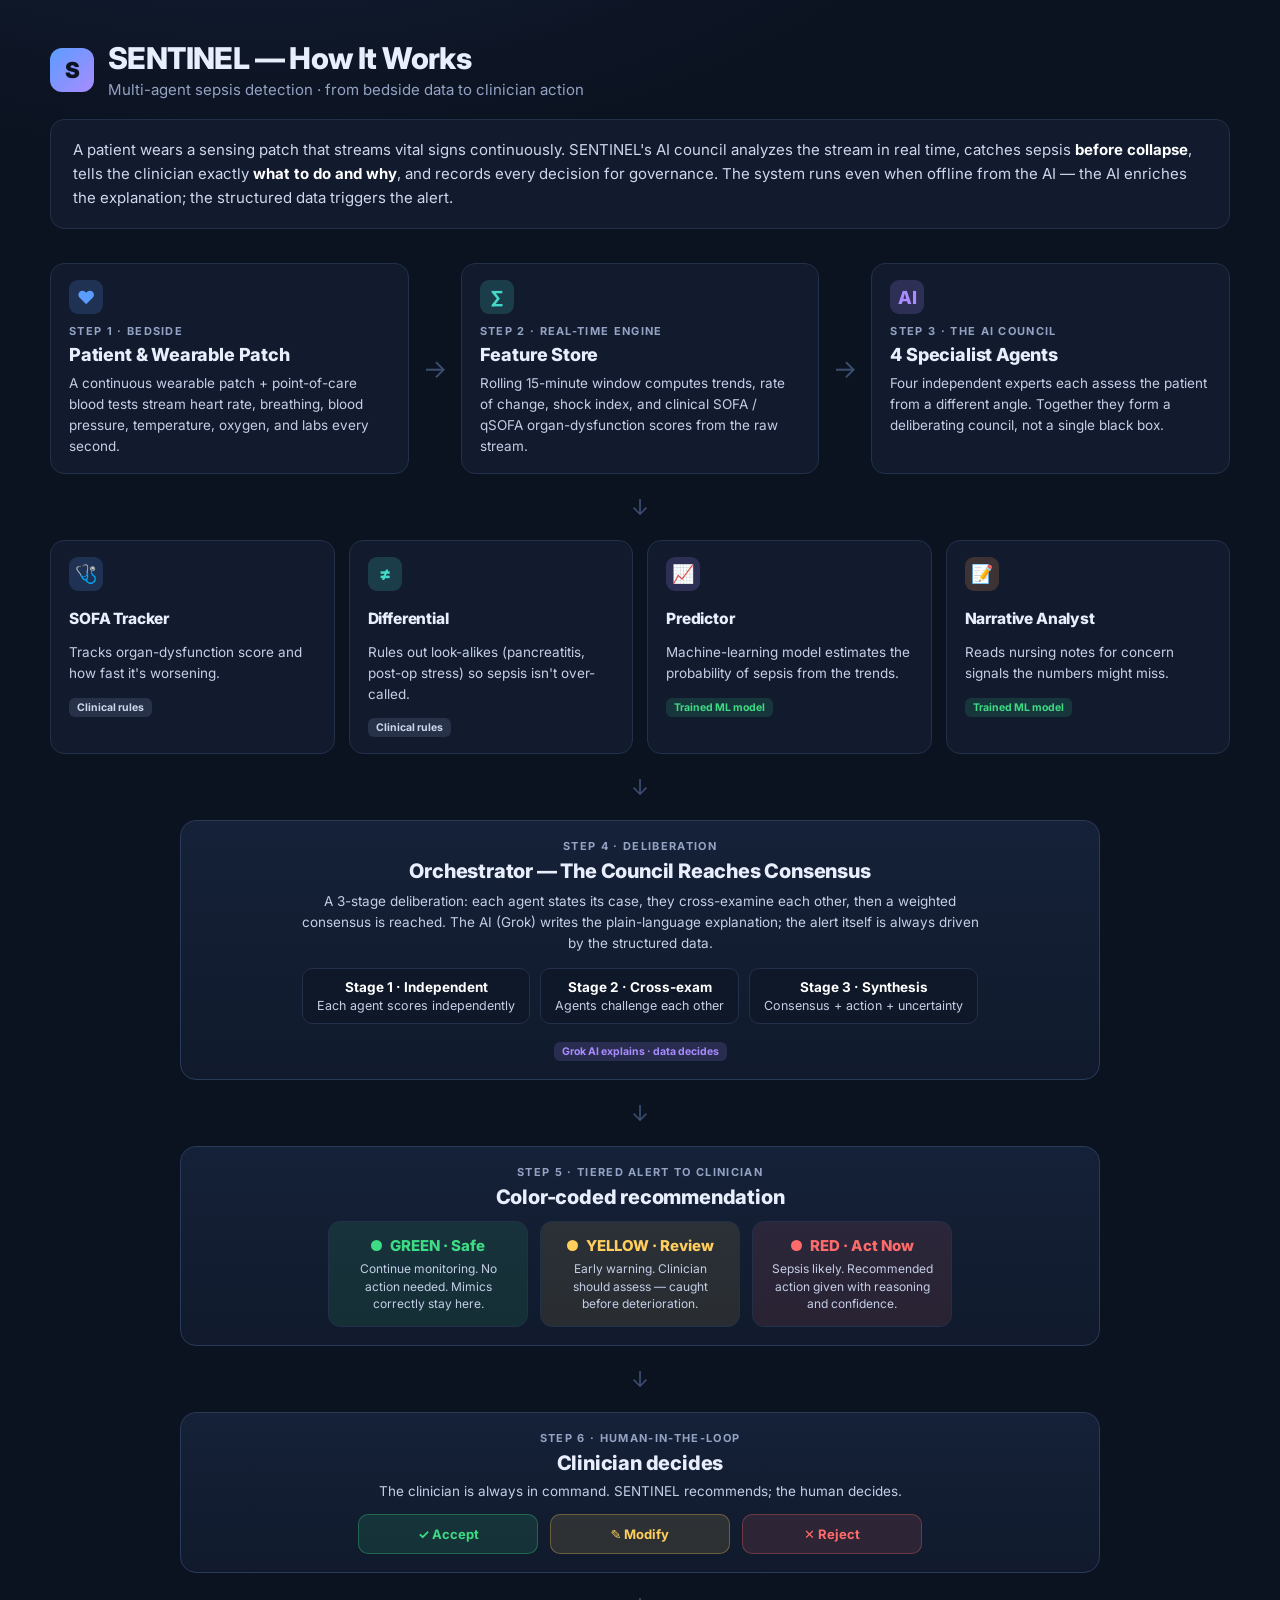
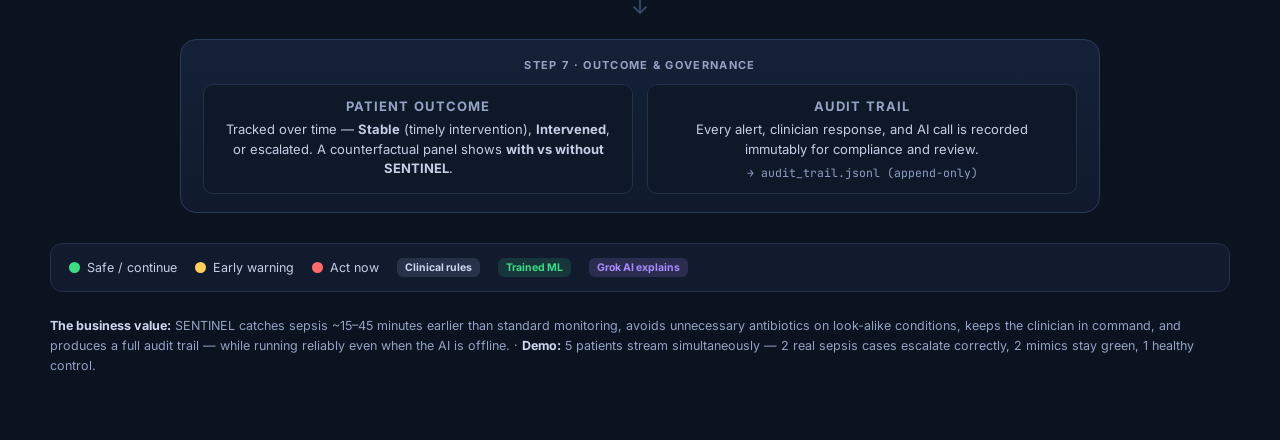
<file: static/workflow.html>
<!DOCTYPE html>
<html lang="en">
<head>
<meta charset="UTF-8" />
<meta name="viewport" content="width=device-width, initial-scale=1.0" />
<title>SENTINEL — How It Works</title>
<link rel="preconnect" href="https://fonts.googleapis.com" />
<link href="https://fonts.googleapis.com/css2?family=Inter:wght@400;500;600;700;800;900&family=JetBrains+Mono:wght@400;500&display=swap" rel="stylesheet" />
<style>
  :root{
    --bg:#0b1220; --panel:#121b2e; --panel-2:#0f1828; --ink:#e8eefc; --muted:#94a3c4;
    --line:#233049; --accent:#5b9dff; --teal:#43d8c8; --purple:#a98bff; --orange:#ff9d4d;
    --green:#3ddc84; --yellow:#ffce5c; --red:#ff6b6b;
  }
  *{box-sizing:border-box;margin:0;padding:0}
  body{
    font-family:'Inter',system-ui,sans-serif;background:radial-gradient(1200px 600px at 20% -10%,#16223a 0%,var(--bg) 60%);
    color:var(--ink);min-height:100vh;padding:40px 24px 64px;-webkit-font-smoothing:antialiased;
  }
  .wrap{max-width:1180px;margin:0 auto}
  header{margin-bottom:34px}
  .brand{display:flex;align-items:center;gap:14px;margin-bottom:6px}
  .logo{width:44px;height:44px;border-radius:12px;background:linear-gradient(135deg,#5b9dff,#a98bff);
    display:grid;place-items:center;font-weight:900;font-size:22px;color:#0b1220}
  h1{font-size:30px;font-weight:800;letter-spacing:-.02em}
  .sub{color:var(--muted);font-size:15px;margin-top:4px}
  .lede{background:var(--panel);border:1px solid var(--line);border-radius:14px;padding:18px 22px;
    margin-top:20px;color:#cdd7ee;font-size:15px;line-height:1.6}
  .lede b{color:#fff}

  /* flow */
  .flow{display:flex;flex-direction:column;gap:18px;margin-top:30px}
  .row{display:grid;gap:14px}
  .row.r1{grid-template-columns:1fr auto 1fr auto 1fr;align-items:stretch}
  .row.r2{grid-template-columns:1fr;justify-items:center}
  .row.r3{grid-template-columns:repeat(4,1fr)}
  .row.r4{grid-template-columns:1fr}
  .row.r5{grid-template-columns:repeat(3,1fr)}

  .node{background:var(--panel);border:1px solid var(--line);border-radius:14px;padding:16px 18px;
    position:relative;transition:transform .15s, border-color .15s}
  .node:hover{transform:translateY(-2px);border-color:#34507e}
  .nlabel{font-size:11px;font-weight:700;letter-spacing:.12em;text-transform:uppercase;color:var(--muted)}
  .ntitle{font-size:18px;font-weight:800;margin-top:6px;letter-spacing:-.01em}
  .ntext{font-size:13.5px;color:#c4cee6;margin-top:8px;line-height:1.55}
  .icon{width:34px;height:34px;border-radius:9px;display:grid;place-items:center;margin-bottom:10px;
    font-size:18px;font-weight:800}
  .i-blue{background:rgba(91,157,255,.18);color:var(--accent)}
  .i-teal{background:rgba(67,216,200,.18);color:var(--teal)}
  .i-purple{background:rgba(169,139,255,.18);color:var(--purple)}
  .i-orange{background:rgba(255,157,77,.18);color:var(--orange)}

  .arrow{display:grid;place-items:center;color:#3b4d6e;font-size:26px;align-self:center}
  .arrow.down{font-size:22px;padding:2px 0}

  /* agents row */
  .agent{display:flex;flex-direction:column;gap:6px}
  .agent .icon{margin-bottom:6px}
  .tag{display:inline-block;font-size:10.5px;font-weight:700;padding:3px 8px;border-radius:6px;
    background:rgba(255,255,255,.06);color:#aebbdd;align-self:flex-start;margin-top:8px}
  .tag.ml{background:rgba(61,220,132,.14);color:var(--green)}
  .tag.rule{background:rgba(148,163,196,.16);color:#cdd7ee}
  .tag.llm{background:rgba(169,139,255,.16);color:var(--purple)}

  /* orchestrator */
  .orch{background:linear-gradient(180deg,#152138,#101a2c);border:1px solid #2a3a59;border-radius:16px;
    padding:18px 22px;text-align:center}
  .stages{display:flex;gap:10px;justify-content:center;margin-top:14px;flex-wrap:wrap}
  .stage{background:var(--panel-2);border:1px solid var(--line);border-radius:10px;padding:10px 14px;
    font-size:12.5px;color:#c4cee6;min-width:150px}
  .stage b{display:block;color:#fff;font-size:13.5px;margin-bottom:3px}

  /* alert tiers */
  .tiers{display:flex;gap:12px;justify-content:center;margin-top:12px}
  .tier{flex:1;max-width:200px;border-radius:12px;padding:14px 16px;border:1px solid var(--line);text-align:center}
  .tier h4{font-size:15px;font-weight:800;display:flex;align-items:center;justify-content:center;gap:8px}
  .tier p{font-size:12px;color:#c4cee6;margin-top:5px;line-height:1.45}
  .dot{width:11px;height:11px;border-radius:50%}
  .t-green{background:rgba(61,220,132,.10)} .t-green h4{color:var(--green)} .t-green .dot{background:var(--green)}
  .t-yellow{background:rgba(255,206,92,.10)} .t-yellow h4{color:var(--yellow)} .t-yellow .dot{background:var(--yellow)}
  .t-red{background:rgba(255,107,107,.10)} .t-red h4{color:var(--red)} .t-red .dot{background:var(--red)}

  /* hitl */
  .hitl{display:flex;gap:12px;justify-content:center;margin-top:12px}
  .btn{flex:1;max-width:180px;border-radius:10px;padding:11px 12px;text-align:center;font-size:13px;font-weight:700;border:1px solid var(--line)}
  .b-accept{background:rgba(61,220,132,.12);color:var(--green);border-color:rgba(61,220,132,.3)}
  .b-modify{background:rgba(255,206,92,.12);color:var(--yellow);border-color:rgba(255,206,92,.3)}
  .b-reject{background:rgba(255,107,107,.12);color:var(--red);border-color:rgba(255,107,107,.3)}

  /* outcome + audit */
  .outcome{display:grid;grid-template-columns:1fr 1fr;gap:14px;margin-top:12px}
  .obox{background:var(--panel-2);border:1px solid var(--line);border-radius:10px;padding:13px 16px}
  .obox h4{font-size:13px;color:var(--muted);font-weight:700;text-transform:uppercase;letter-spacing:.08em;margin-bottom:6px}
  .obox p{font-size:13px;color:#c4cee6;line-height:1.5}
  .mono{font-family:'JetBrains Mono',monospace;font-size:11.5px;color:#8fa0c4}

  .legend{display:flex;gap:18px;flex-wrap:wrap;margin-top:30px;padding:14px 18px;
    background:var(--panel);border:1px solid var(--line);border-radius:12px;font-size:12.5px;color:#c4cee6}
  .legend span{display:flex;align-items:center;gap:7px}
  .foot{margin-top:24px;color:var(--muted);font-size:12.5px;line-height:1.6}
  .foot b{color:#cdd7ee}

  @media(max-width:880px){
    .row.r1{grid-template-columns:1fr;gap:10px}
    .arrow{transform:rotate(90deg)}
    .row.r3,.row.r5{grid-template-columns:1fr 1fr}
    .outcome{grid-template-columns:1fr}
  }
</style>
</head>
<body>
<div class="wrap">

  <header>
    <div class="brand">
      <div class="logo">S</div>
      <div>
        <h1>SENTINEL — How It Works</h1>
        <div class="sub">Multi-agent sepsis detection · from bedside data to clinician action</div>
      </div>
    </div>
    <div class="lede">
      A patient wears a sensing patch that streams vital signs continuously. SENTINEL's AI council
      analyzes the stream in real time, catches sepsis <b>before collapse</b>, tells the clinician
      exactly <b>what to do and why</b>, and records every decision for governance. The system runs
      even when offline from the AI — the AI enriches the explanation; the structured data triggers the alert.
    </div>
  </header>

  <div class="flow">

    <!-- ROW 1: source → processing → output -->
    <div class="row r1">
      <div class="node">
        <div class="icon i-blue">♥</div>
        <div class="nlabel">Step 1 · Bedside</div>
        <div class="ntitle">Patient &amp; Wearable Patch</div>
        <div class="ntext">A continuous wearable patch + point-of-care blood tests stream heart rate, breathing, blood pressure, temperature, oxygen, and labs every second.</div>
      </div>
      <div class="arrow">→</div>
      <div class="node">
        <div class="icon i-teal">∑</div>
        <div class="nlabel">Step 2 · Real-time Engine</div>
        <div class="ntitle">Feature Store</div>
        <div class="ntext">Rolling 15-minute window computes trends, rate of change, shock index, and clinical SOFA / qSOFA organ-dysfunction scores from the raw stream.</div>
      </div>
      <div class="arrow">→</div>
      <div class="node">
        <div class="icon i-purple">AI</div>
        <div class="nlabel">Step 3 · The AI Council</div>
        <div class="ntitle">4 Specialist Agents</div>
        <div class="ntext">Four independent experts each assess the patient from a different angle. Together they form a deliberating council, not a single black box.</div>
      </div>
    </div>

    <div class="arrow down">↓</div>

    <!-- ROW 2: the 4 agents -->
    <div class="row r3">
      <div class="node agent">
        <div class="icon i-blue">🩺</div>
        <div class="ntitle" style="font-size:15.5px">SOFA Tracker</div>
        <div class="ntext">Tracks organ-dysfunction score and how fast it's worsening.</div>
        <span class="tag rule">Clinical rules</span>
      </div>
      <div class="node agent">
        <div class="icon i-teal">≠</div>
        <div class="ntitle" style="font-size:15.5px">Differential</div>
        <div class="ntext">Rules out look-alikes (pancreatitis, post-op stress) so sepsis isn't over-called.</div>
        <span class="tag rule">Clinical rules</span>
      </div>
      <div class="node agent">
        <div class="icon i-purple">📈</div>
        <div class="ntitle" style="font-size:15.5px">Predictor</div>
        <div class="ntext">Machine-learning model estimates the probability of sepsis from the trends.</div>
        <span class="tag ml">Trained ML model</span>
      </div>
      <div class="node agent">
        <div class="icon i-orange">📝</div>
        <div class="ntitle" style="font-size:15.5px">Narrative Analyst</div>
        <div class="ntext">Reads nursing notes for concern signals the numbers might miss.</div>
        <span class="tag ml">Trained ML model</span>
      </div>
    </div>

    <div class="arrow down">↓</div>

    <!-- ROW 3: orchestrator deliberation -->
    <div class="row r2">
      <div class="node orch" style="width:100%;max-width:920px">
        <div class="nlabel" style="text-align:center">Step 4 · Deliberation</div>
        <div class="ntitle" style="text-align:center;font-size:20px">Orchestrator — The Council Reaches Consensus</div>
        <div class="ntext" style="text-align:center;max-width:680px;margin:8px auto 0">
          A 3-stage deliberation: each agent states its case, they cross-examine each other, then a
          weighted consensus is reached. The AI (Grok) writes the plain-language explanation; the
          alert itself is always driven by the structured data.
        </div>
        <div class="stages">
          <div class="stage"><b>Stage 1 · Independent</b>Each agent scores independently</div>
          <div class="stage"><b>Stage 2 · Cross-exam</b>Agents challenge each other</div>
          <div class="stage"><b>Stage 3 · Synthesis</b>Consensus + action + uncertainty</div>
        </div>
        <div style="text-align:center;margin-top:10px"><span class="tag llm">Grok AI explains · data decides</span></div>
      </div>
    </div>

    <div class="arrow down">↓</div>

    <!-- ROW 4: tiered alert -->
    <div class="row r2">
      <div class="node orch" style="width:100%;max-width:920px">
        <div class="nlabel" style="text-align:center">Step 5 · Tiered Alert to Clinician</div>
        <div class="ntitle" style="text-align:center;font-size:20px">Color-coded recommendation</div>
        <div class="tiers">
          <div class="tier t-green">
            <h4><span class="dot"></span>GREEN · Safe</h4>
            <p>Continue monitoring. No action needed. Mimics correctly stay here.</p>
          </div>
          <div class="tier t-yellow">
            <h4><span class="dot"></span>YELLOW · Review</h4>
            <p>Early warning. Clinician should assess — caught before deterioration.</p>
          </div>
          <div class="tier t-red">
            <h4><span class="dot"></span>RED · Act Now</h4>
            <p>Sepsis likely. Recommended action given with reasoning and confidence.</p>
          </div>
        </div>
      </div>
    </div>

    <div class="arrow down">↓</div>

    <!-- ROW 5: HITL response -->
    <div class="row r2">
      <div class="node orch" style="width:100%;max-width:920px">
        <div class="nlabel" style="text-align:center">Step 6 · Human-in-the-Loop</div>
        <div class="ntitle" style="text-align:center;font-size:20px">Clinician decides</div>
        <div class="ntext" style="text-align:center;max-width:620px;margin:6px auto 0">
          The clinician is always in command. SENTINEL recommends; the human decides.
        </div>
        <div class="hitl">
          <div class="btn b-accept">✓ Accept</div>
          <div class="btn b-modify">✎ Modify</div>
          <div class="btn b-reject">✕ Reject</div>
        </div>
      </div>
    </div>

    <div class="arrow down">↓</div>

    <!-- OUTCOME + AUDIT -->
    <div class="row r2">
      <div class="node orch" style="width:100%;max-width:920px">
        <div class="nlabel" style="text-align:center">Step 7 · Outcome &amp; Governance</div>
        <div class="outcome">
          <div class="obox">
            <h4>Patient Outcome</h4>
            <p>Tracked over time — <b>Stable</b> (timely intervention), <b>Intervened</b>, or escalated. A counterfactual panel shows <b>with vs without SENTINEL</b>.</p>
          </div>
          <div class="obox">
            <h4>Audit Trail</h4>
            <p>Every alert, clinician response, and AI call is recorded immutably for compliance and review.</p>
            <div class="mono" style="margin-top:6px">→ audit_trail.jsonl (append-only)</div>
          </div>
        </div>
      </div>
    </div>

  </div>

  <div class="legend">
    <span><span class="dot" style="background:var(--green)"></span>Safe / continue</span>
    <span><span class="dot" style="background:var(--yellow)"></span>Early warning</span>
    <span><span class="dot" style="background:var(--red)"></span>Act now</span>
    <span><span class="tag rule" style="margin:0">Clinical rules</span></span>
    <span><span class="tag ml" style="margin:0">Trained ML</span></span>
    <span><span class="tag llm" style="margin:0">Grok AI explains</span></span>
  </div>

  <div class="foot">
    <b>The business value:</b> SENTINEL catches sepsis ~15–45 minutes earlier than standard monitoring,
    avoids unnecessary antibiotics on look-alike conditions, keeps the clinician in command, and produces a
    full audit trail — while running reliably even when the AI is offline. ·
    <b>Demo:</b> 5 patients stream simultaneously — 2 real sepsis cases escalate correctly, 2 mimics stay green, 1 healthy control.
  </div>

</div>
</body>
</html>
</file>
